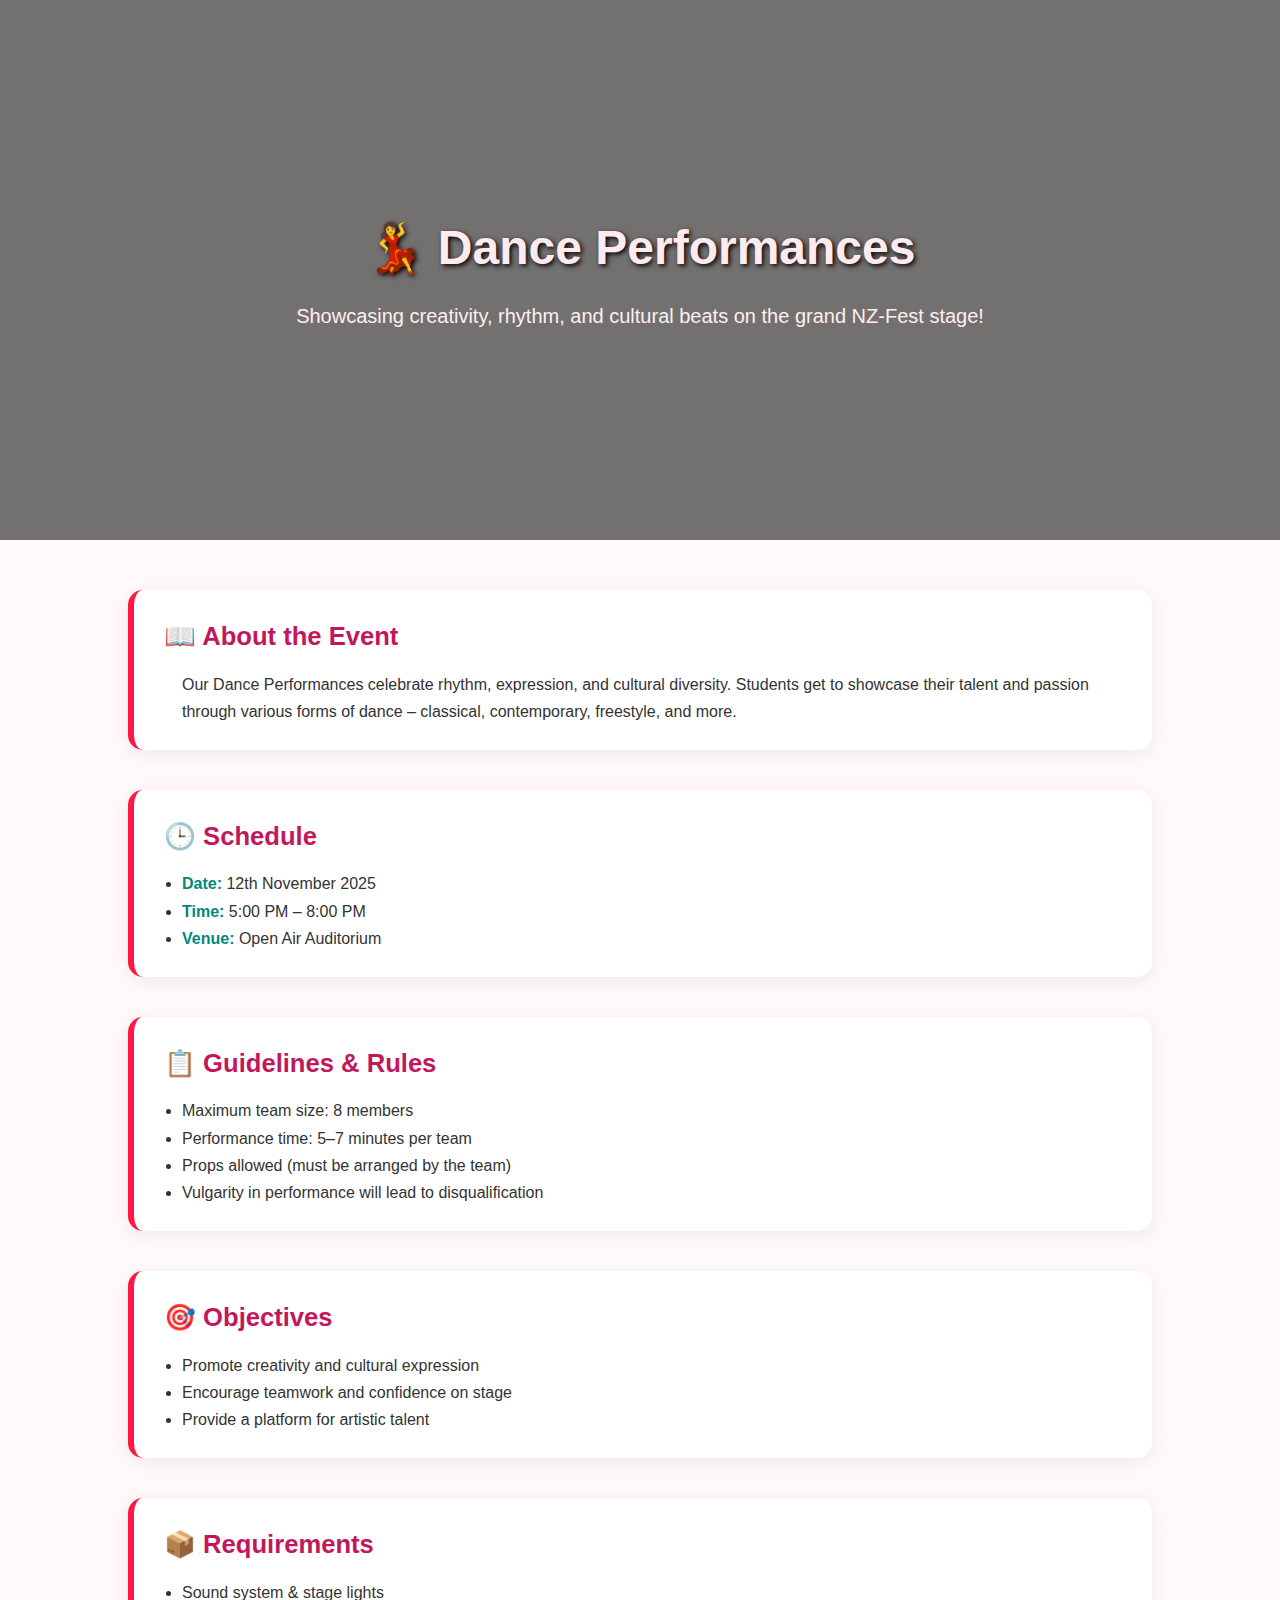
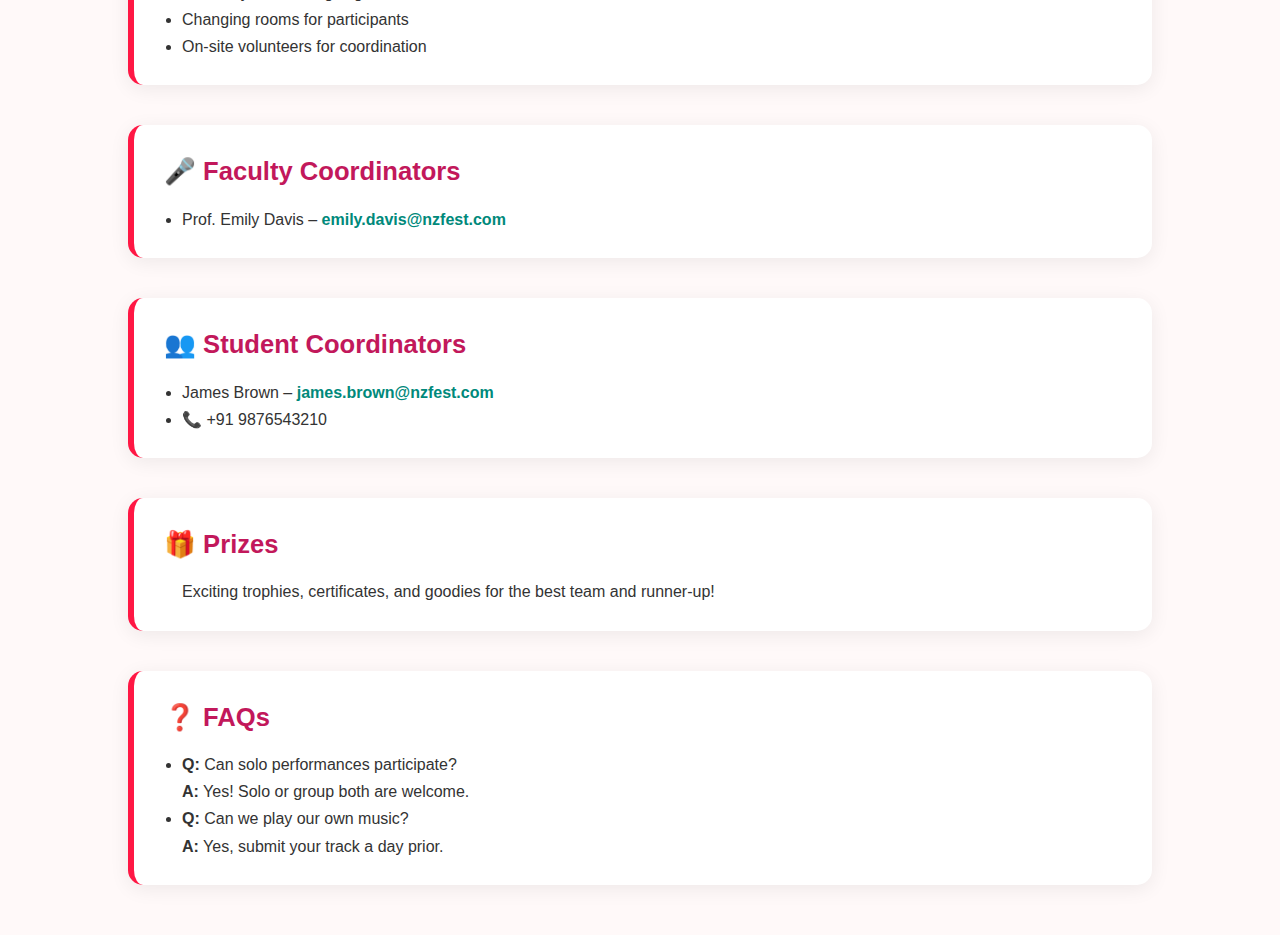
<file: details.html>
<!DOCTYPE html>
<html lang="en">
<head>
  <meta charset="UTF-8" />
  <meta name="viewport" content="width=device-width, initial-scale=1.0"/>
  <title>Dance Performances - NZ-Fest</title>
  <style>
    * {
      margin: 0;
      padding: 0;
      box-sizing: border-box;
    }

    body {
      font-family: 'Segoe UI', sans-serif;
      background: #fff9f9;
      color: #333;
      line-height: 1.7;
    }

    header {
      background-image: url('https://static.vecteezy.com/system/resources/previews/013/953/940/non_2x/banner-about-dancing-dancers-dance-latin-dances-men-and-women-at-salsa-and-bachata-competitions-vector.jpg');
      background-size: cover;
      background-position: center;
      position: relative;
      height: 60vh;
      display: flex;
      align-items: center;
      justify-content: center;
      text-align: center;
      color: white;
    }

    header::before {
      content: "";
      position: absolute;
      inset: 0;
      background: rgba(0, 0, 0, 0.55);
      z-index: 1;
    }

    .header-content {
      position: relative;
      z-index: 2;
      padding: 0 20px;
    }

    .header-content h1 {
      font-size: 3rem;
      margin-bottom: 10px;
      color: #ffebee;
      text-shadow: 2px 2px 5px #000;
    }

    .header-content p {
      font-size: 1.25rem;
      max-width: 700px;
      margin: 0 auto;
      color: #ffeef0;
    }

    .container {
      padding: 50px 10%;
      display: flex;
      flex-direction: column;
      gap: 40px;
    }

    .section {
      background: white;
      border-left: 6px solid #ff1744;
      padding: 25px 30px;
      border-radius: 15px;
      box-shadow: 0 4px 20px rgba(0, 0, 0, 0.07);
      transition: 0.3s ease;
    }

    .section:hover {
      box-shadow: 0 8px 25px rgba(255, 23, 69, 0.071);
    }

    .section h2 {
      color: #c2185b;
      margin-bottom: 12px;
      font-size: 1.6rem;
    }

    .section ul, .section p {
      margin-left: 18px;
    }

    .highlight {
      color: #00897b;
      font-weight: bold;
    }

    @media (max-width: 768px) {
      .header-content h1 {
        font-size: 2.2rem;
      }

      .container {
        padding: 30px 6%;
      }

      header {
        height: 45vh;
      }

      .header-content p {
        font-size: 1rem;
      }
    }
  </style>
</head>
<body>

  <header>
    <div class="header-content">
      <h1>💃 Dance Performances</h1>
      <p>Showcasing creativity, rhythm, and cultural beats on the grand NZ-Fest stage!</p>
    </div>
  </header>

  <section class="container">

    <div class="section">
      <h2>📖 About the Event</h2>
      <p>Our Dance Performances celebrate rhythm, expression, and cultural diversity. Students get to showcase their talent and passion through various forms of dance – classical, contemporary, freestyle, and more.</p>
    </div>

    <div class="section">
      <h2>🕒 Schedule</h2>
      <ul>
        <li><span class="highlight">Date:</span> 12th November 2025</li>
        <li><span class="highlight">Time:</span> 5:00 PM – 8:00 PM</li>
        <li><span class="highlight">Venue:</span> Open Air Auditorium</li>
      </ul>
    </div>

    <div class="section">
      <h2>📋 Guidelines & Rules</h2>
      <ul>
        <li>Maximum team size: 8 members</li>
        <li>Performance time: 5–7 minutes per team</li>
        <li>Props allowed (must be arranged by the team)</li>
        <li>Vulgarity in performance will lead to disqualification</li>
      </ul>
    </div>

    <div class="section">
      <h2>🎯 Objectives</h2>
      <ul>
        <li>Promote creativity and cultural expression</li>
        <li>Encourage teamwork and confidence on stage</li>
        <li>Provide a platform for artistic talent</li>
      </ul>
    </div>

    <div class="section">
      <h2>📦 Requirements</h2>
      <ul>
        <li>Sound system & stage lights</li>
        <li>Changing rooms for participants</li>
        <li>On-site volunteers for coordination</li>
      </ul>
    </div>

    <div class="section">
      <h2>🎤 Faculty Coordinators</h2>
      <ul>
        <li>Prof. Emily Davis – <span class="highlight">emily.davis@nzfest.com</span></li>
      </ul>
    </div>

    <div class="section">
      <h2>👥 Student Coordinators</h2>
      <ul>
        <li>James Brown – <span class="highlight">james.brown@nzfest.com</span></li>
        <li>📞 +91 9876543210</li>
      </ul>
    </div>

    <div class="section">
      <h2>🎁 Prizes</h2>
      <p>Exciting trophies, certificates, and goodies for the best team and runner-up!</p>
    </div>

    <div class="section">
      <h2>❓ FAQs</h2>
      <ul>
        <li><strong>Q:</strong> Can solo performances participate?<br><strong>A:</strong> Yes! Solo or group both are welcome.</li>
        <li><strong>Q:</strong> Can we play our own music?<br><strong>A:</strong> Yes, submit your track a day prior.</li>
      </ul>
    </div>

  </section>
</body>
</html>
</file>
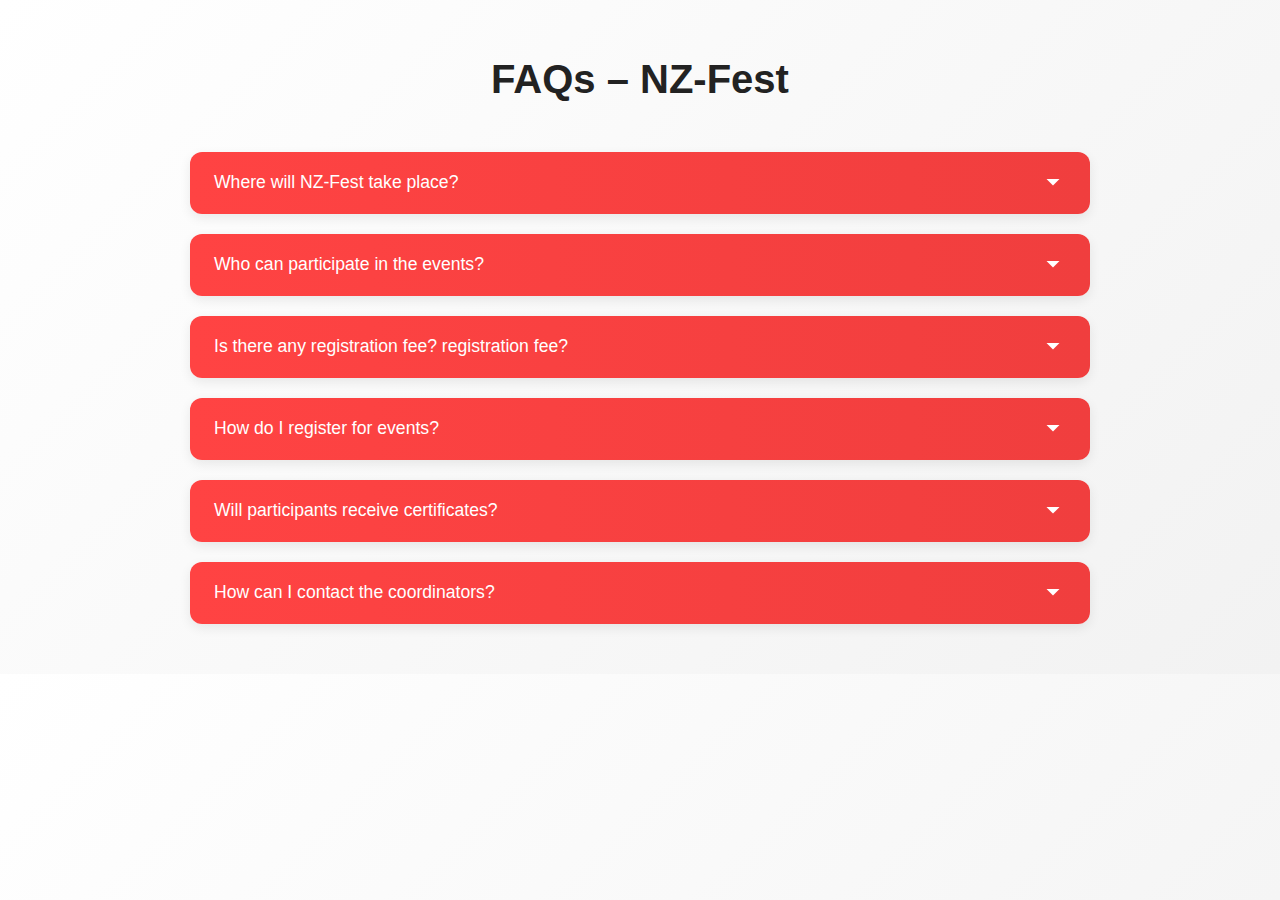
<file: faqs.html>
<!DOCTYPE html>
<html lang="en">
<head>
  <meta charset="UTF-8" />
  <meta name="viewport" content="width=device-width, initial-scale=1.0"/>
  <title>NZ-Fest FAQs</title>
  <style>
    body {
      margin: 0;
      font-family: 'Poppins', sans-serif;
      background: linear-gradient(135deg, #ffffff, #f2f2f2);
      color: #222;
      padding: 30px 15px;
    }

    h1 {
      text-align: center;
      /* color: rgb(255, 67, 67); */
      margin-bottom: 50px;
      font-size: 2.5rem;
    }

    .faq-container {
    max-width: 900px;
    margin: auto !important;
  }

  .faq-item {
    border-radius: 12px;
    margin-bottom: 20px;
    background-color: #fff;
    box-shadow: 0 4px 12px rgba(0, 0, 0, 0.08);
    overflow: hidden;
    transition: 0.3s ease;
  }

  .faq-item:hover {
    transform: translateY(-2px);
    box-shadow: 0 8px 20px rgba(0, 0, 0, 0.12);
  }

  .faq-question {
    background: linear-gradient(90deg, rgb(255, 67, 67), #f03e3e);
    color: white;
    font-family: 'Poppins', sans-serif;
    padding: 18px 24px;
    cursor: pointer;
    font-weight: 500;
    display: flex;
    justify-content: space-between;
    align-items: center;
    font-size: 1.1rem;
    transition: background 0.3s ease;
  }

  .faq-question:hover {
    background: linear-gradient(90deg, rgb(245, 57, 57), #ed5d5d);
  }

  .toggle-icon {
    width: 26px;
    height: 26px;
    transition: transform 0.3s ease;
  }

  .faq-item.active .toggle-icon {
    transform: rotate(180deg);
  }

  .faq-answer {
    display: none;
    padding: 22px 24px;
    background: #fffafa;
    border-top: 1px solid #ffd9d9;
    font-size: 1rem;
    line-height: 1.8;
    color: #333;
    animation: slideDown 0.3s ease-in-out;
  }

  .faq-item.active .faq-answer {
    display: block;
  }

  @keyframes slideDown {
    from { opacity: 0; transform: translateY(-2px); }
    to { opacity: 1; transform: translateY(0); }
  }

  @media (max-width: 600px) {
  
    .faq-container {
        max-width: 390px;
        margin: auto;
    
     
      }
    
    .faq-item{
        width: 375px !important;
        margin-inline: auto;
        margin-block: 10px;
    }
    .faq-question {
      font-size: 1rem;
      padding: 16px 20px;
    }

    .faq-answer {
      font-size: 0.95rem;
      padding: 18px 20px;
    }
  }
  </style>
</head>
<body>
  <h1>FAQs – NZ-Fest</h1>
  <div class="faq-container">

    <!-- FAQ Item 1 -->
    <div class="faq-item">
      <div class="faq-question">
        Where will NZ-Fest take place?
        <svg class="toggle-icon" viewBox="0 0 20 20">
          <path d="M5 7l5 5 5-5H5z" fill="white"/>
        </svg>
      </div>
      <div class="faq-answer">
        NZ-Fest will be held on our university campus. Exact locations for each event will be mentioned in the event details section.
      </div>
    </div>
    <!-- End of FAQ Item 1 -->
  
    <!-- FAQ Item 2 -->
    <div class="faq-item">
      <div class="faq-question">
        Who can participate in the events?
        <svg class="toggle-icon" viewBox="0 0 20 20">
          <path d="M5 7l5 5 5-5H5z" fill="white"/>
        </svg>
      </div>
      <div class="faq-answer">
        All currently enrolled students are eligible. Some events may also welcome participants from other institutions—check the event page for specific rules.
      </div>
    </div>
    <!-- End of FAQ Item 2 -->
  
    <!-- FAQ Item 3 -->
    <div class="faq-item">
      <div class="faq-question">
        Is there any registration fee? registration fee?
        <svg class="toggle-icon" viewBox="0 0 20 20">
          <path d="M5 7l5 5 5-5H5z" fill="white"/>
        </svg>
      </div>
      <div class="faq-answer">
        Most events are free. If any event requires a fee, it will be clearly stated near its registration QR code.
      </div>
    </div>
    <!-- End of FAQ Item 3 -->
  
    <!-- FAQ Item 4 -->
    <div class="faq-item">
      <div class="faq-question">
        How do I register for events?
        <svg class="toggle-icon" viewBox="0 0 20 20">
          <path d="M5 7l5 5 5-5H5z" fill="white"/>
        </svg>
      </div>
      <div class="faq-answer">
        Navigate to the Events section and scan the QR codes provided to access the Google Forms for registration.
      </div>
    </div>
    <!-- End of FAQ Item 4 -->
  
    <!-- FAQ Item 5 -->
    <div class="faq-item">
      <div class="faq-question">
        Will participants receive certificates?
        <svg class="toggle-icon" viewBox="0 0 20 20">
          <path d="M5 7l5 5 5-5H5z" fill="white"/>
        </svg>
      </div>
      <div class="faq-answer">
        Yes, participants will receive digital certificates. Winners will also receive physical certificates and exciting prizes.
      </div>
    </div>
    <!-- End of FAQ Item 5 -->
  
    <!-- FAQ Item 6 -->
    <div class="faq-item">
      <div class="faq-question">
        How can I contact the coordinators?
        <svg class="toggle-icon" viewBox="0 0 20 20">
          <path d="M5 7l5 5 5-5H5z" fill="white"/>
        </svg>
      </div>
      <div class="faq-answer">
        Visit the Contact section to get in touch with individual event coordinators. Phone numbers and emails will be listed there.
      </div>
    </div>
    <!-- End of FAQ Item 6 -->
  
  </div>
  

  <script>
    document.querySelectorAll('.faq-question').forEach(q => {
      q.addEventListener('click', () => {
        q.parentElement.classList.toggle('active');
      });
    });
  </script>
</body>
</html>
</file>
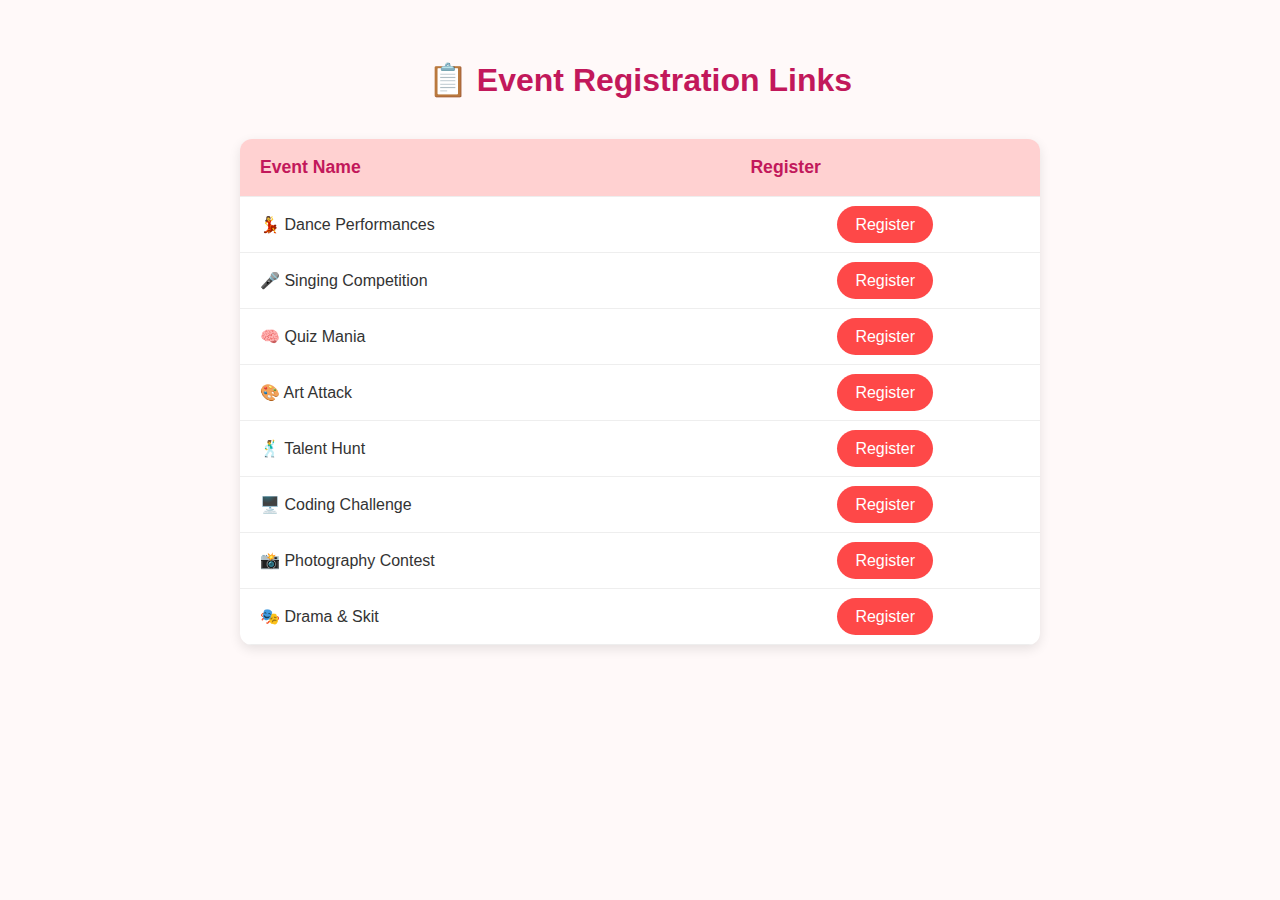
<file: regestable.html>
<!DOCTYPE html>
<html lang="en">
<head>
  <meta charset="UTF-8" />
  <meta name="viewport" content="width=device-width, initial-scale=1.0"/>
  <title>Event Registration Links</title>
  <style>
    body {
      font-family: 'Segoe UI', sans-serif;
      background-color: #fff9f9;
      margin: 0;
      padding: 40px 20px;
      color: #333;
    }

    h1 {
      text-align: center;
      margin-bottom: 40px;
      color: #c2185b;
    }

    table {
      width: 90%;
      max-width: 800px;
      margin: auto;
      border-collapse: collapse;
      background: #fff;
      box-shadow: 0 4px 12px rgba(0, 0, 0, 0.1);
      border-radius: 12px;
      overflow: hidden;
    }

    th, td {
      padding: 18px 20px;
      text-align: left;
      border-bottom: 1px solid #eee;
    }

    th {
      background-color: #ff797958;
      color: #c2185b;
      font-size: 1.1rem;
    }

    td:last-child {
      text-align: center;
    }

    a.btn {
      background-color: #fe4848;
      color: white;
      padding: 10px 18px;
      text-decoration: none;
      border-radius: 25px;
      font-weight: 500;
      transition: background 0.3s ease;
    }

    a.btn:hover {
      background-color: #fa2d2d;
    }

    @media (max-width: 600px) {
      table, th, td {
        font-size: 0.95rem;
      }

      a.btn {
        padding: 8px 14px;
        font-size: 0.9rem;
      }
    }
  </style>
</head>
<body>

  <h1>📋 Event Registration Links</h1>

  <table>
    <thead>
      <tr>
        <th>Event Name</th>
        <th>Register</th>
      </tr>
    </thead>
    <tbody>
      <tr>
        <td>💃 Dance Performances</td>
        <td><a href="dance-registration.html" class="btn">Register</a></td>
      </tr>
      <tr>
        <td>🎤 Singing Competition</td>
        <td><a href="singing-registration.html" class="btn">Register</a></td>
      </tr>
      <tr>
        <td>🧠 Quiz Mania</td>
        <td><a href="quiz-registration.html" class="btn">Register</a></td>
      </tr>
      <tr>
        <td>🎨 Art Attack</td>
        <td><a href="art-registration.html" class="btn">Register</a></td>
      </tr>
      <tr>
        <td>🕺 Talent Hunt</td>
        <td><a href="talent-registration.html" class="btn">Register</a></td>
      </tr>
      <tr>
        <td>🖥️ Coding Challenge</td>
        <td><a href="coding-registration.html" class="btn">Register</a></td>
      </tr>
      <tr>
        <td>📸 Photography Contest</td>
        <td><a href="photography-registration.html" class="btn">Register</a></td>
      </tr>
      <tr>
        <td>🎭 Drama & Skit</td>
        <td><a href="drama-registration.html" class="btn">Register</a></td>
      </tr>
    </tbody>
  </table>

</body>
</html>
</file>
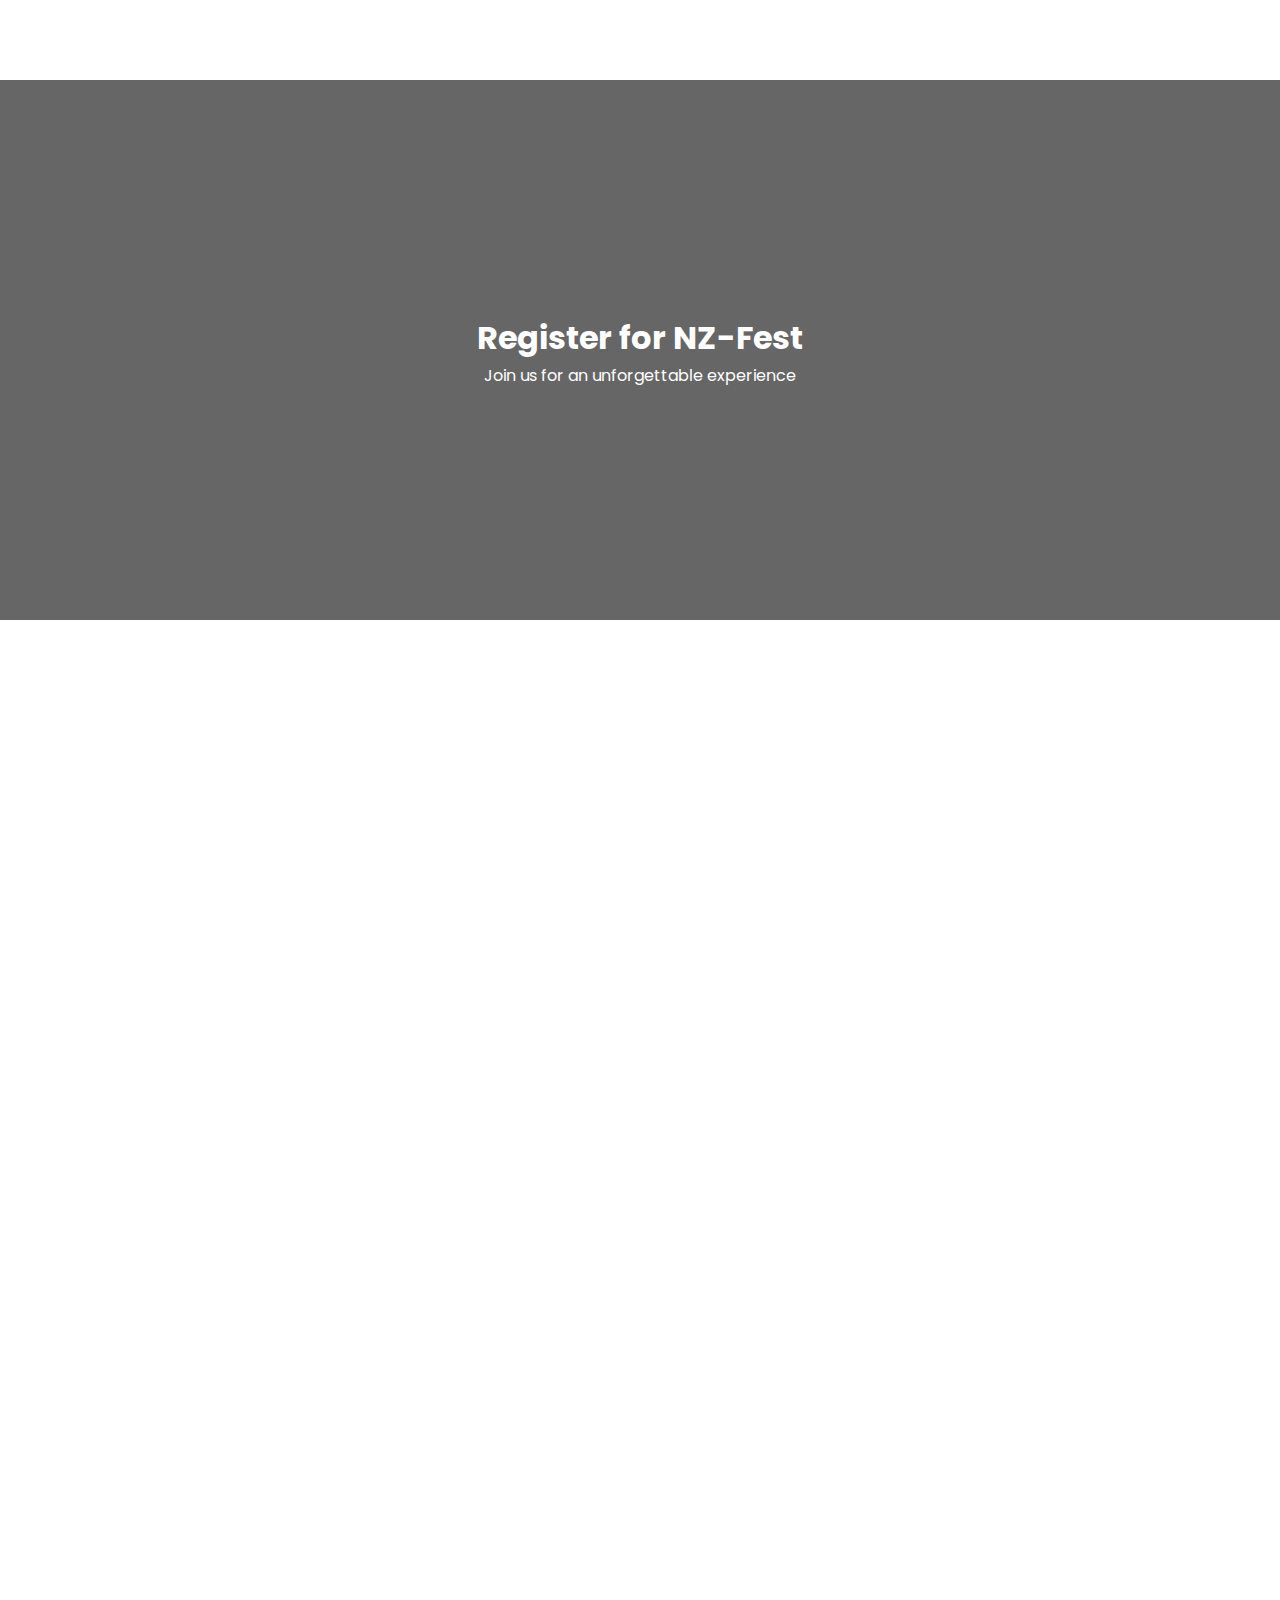
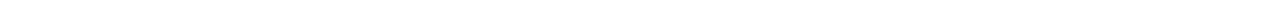
<file: register.html>
<!DOCTYPE html>
<html lang="en">
<head>
    <meta charset="UTF-8">
    <meta name="viewport" content="width=device-width, initial-scale=1.0">
    <title>Register - NZ-Fest</title>
    <link rel="preconnect" href="https://fonts.googleapis.com">
    <link rel="preconnect" href="https://fonts.gstatic.com" crossorigin>
    <link href="https://fonts.googleapis.com/css2?family=Poppins:wght@300;400;500;600;700&display=swap" rel="stylesheet">
    <style>
        /* Internal styles for register page */
        .register-hero {
            height: 60vh;
            background: linear-gradient(rgba(0,0,0,0.6), rgba(0,0,0,0.6)),
                        url('https://images.unsplash.com/photo-1517245386807-bb43f82c33c4?auto=format&fit=crop&w=2000') center/cover;
            display: flex;
            align-items: center;
            justify-content: center;
            color: white;
            text-align: center;
            margin-top: 80px;
        }

        .register-container {
            max-width: 800px;
            margin: 4rem auto;
            padding: 2rem;
        }

        .register-form {
            background: white;
            padding: 2rem;
            border-radius: 15px;
            box-shadow: 0 5px 15px rgba(0,0,0,0.1);
            opacity: 0;
            transform: translateY(20px);
            
            animation: fadeIn 0.6s ease forwards;
        }

        .form-grid {
            display: grid;
            grid-template-columns: 1fr 1fr;
            gap: 1.5rem;
        }

        .form-group {
            margin-bottom: 1.5rem;
        }

        .form-group.full-width {
            grid-column: 1 / -1;
        }

        .form-group label {
            display: block;
            margin-bottom: 0.5rem;
            color: #333;
            font-weight: 500;
        }

        .form-group input,
        .form-group select {
            width: 100%;
            padding: 0.8rem;
            border: 2px solid #eee;
            border-radius: 5px;
            transition: all 0.3s ease;
        }

        .form-group input:focus,
        .form-group select:focus {
            border-color: var(--primary-color);
            outline: none;
        }

        .event-selection {
            margin: 2rem 0;
            padding: 1rem;
            border: 1px solid #eee;
            border-radius: 10px;
        }

        .event-option {
            display: flex;
            align-items: center;
            gap: 1rem;
            padding: 1rem;
            border: 1px solid #eee;
            border-radius: 5px;
            margin-bottom: 1rem;
            cursor: pointer;
            transition: all 0.3s ease;
        }

        .event-option:hover {
            border-color: var(--primary-color);
            transform: translateX(5px);
        }

        .event-option input[type="checkbox"] {
            width: 20px;
            height: 20px;
        }

        .register-btn {
            background: var(--primary-color);
            color: white;
            padding: 1rem 2rem;
            border: none;
            border-radius: 5px;
            cursor: pointer;
            width: 100%;
            font-size: 1.1rem;
            transition: all 0.3s ease;
        }

        .register-btn:hover {
            background: #ff3333;
            transform: translateY(-2px);
        }

        @keyframes fadeIn {
            to {
                opacity: 1;
                transform: translateY(0);
            }
        }

        @media (max-width: 768px) {
            .form-grid {
                grid-template-columns: 1fr;
            }
        }
    </style>
</head>
<body>
    <nav class="navbar">
        <!-- Navigation will be included from external CSS -->
    </nav>

    <section class="register-hero">
        <div class="hero-content">
            <h1>Register for NZ-Fest</h1>
            <p>Join us for an unforgettable experience</p>
        </div>
    </section>

    <div class="register-container">
        <div class="register-form">
            <form id="registrationForm">
                <div class="form-grid">
                    <div class="form-group">
                        <label for="firstName">First Name</label>
                        <input type="text" id="firstName" required>
                    </div>
                    <div class="form-group">
                        <label for="lastName">Last Name</label>
                        <input type="text" id="lastName" required>
                    </div>
                    <div class="form-group">
                        <label for="email">Email</label>
                        <input type="email" id="email" required>
                    </div>
                    <div class="form-group">
                        <label for="phone">Phone</label>
                        <input type="tel" id="phone" required>
                    </div>
                    <div class="form-group">
                        <label for="college">College/University</label>
                        <input type="text" id="college" required>
                    </div>
                    <div class="form-group">
                        <label for="course">Course</label>
                        <input type="text" id="course" required>
                    </div>
                </div>

                <div class="event-selection">
                    <h3>Select Events</h3>
                    <div class="event-option">
                        <input type="checkbox" id="hackathon">
                        <label for="hackathon">24-Hour Hackathon (March 15)</label>
                    </div>
                    <div class="event-option">
                        <input type="checkbox" id="culturalNight">
                        <label for="culturalNight">Cultural Night (March 16)</label>
                    </div>
                    <div class="event-option">
                        <input type="checkbox" id="workshop">
                        <label for="workshop">AI Workshop (March 17)</label>
                    </div>
                </div>

                <button type="submit" class="register-btn">Complete Registration</button>
            </form>
        </div>
    </div>

    <script>
        // Internal JavaScript for register page
        document.addEventListener('DOMContentLoaded', () => {
            const form = document.getElementById('registrationForm');
            
            form.addEventListener('submit', (e) => {
                e.preventDefault();
                // Here you would typically handle form submission
                alert('Thank you for registering! We will send you a confirmation email shortly.');
                form.reset();
            });

            // Add animation to event options
            const options = document.querySelectorAll('.event-option');
            options.forEach(option => {
                option.addEventListener('click', () => {
                    const checkbox = option.querySelector('input[type="checkbox"]');
                    checkbox.checked = !checkbox.checked;
                });
            });
        });
    </script>
    <link rel="stylesheet" href="style.css">
    <script src="script.js"></script>
</body>
</html>
</file>
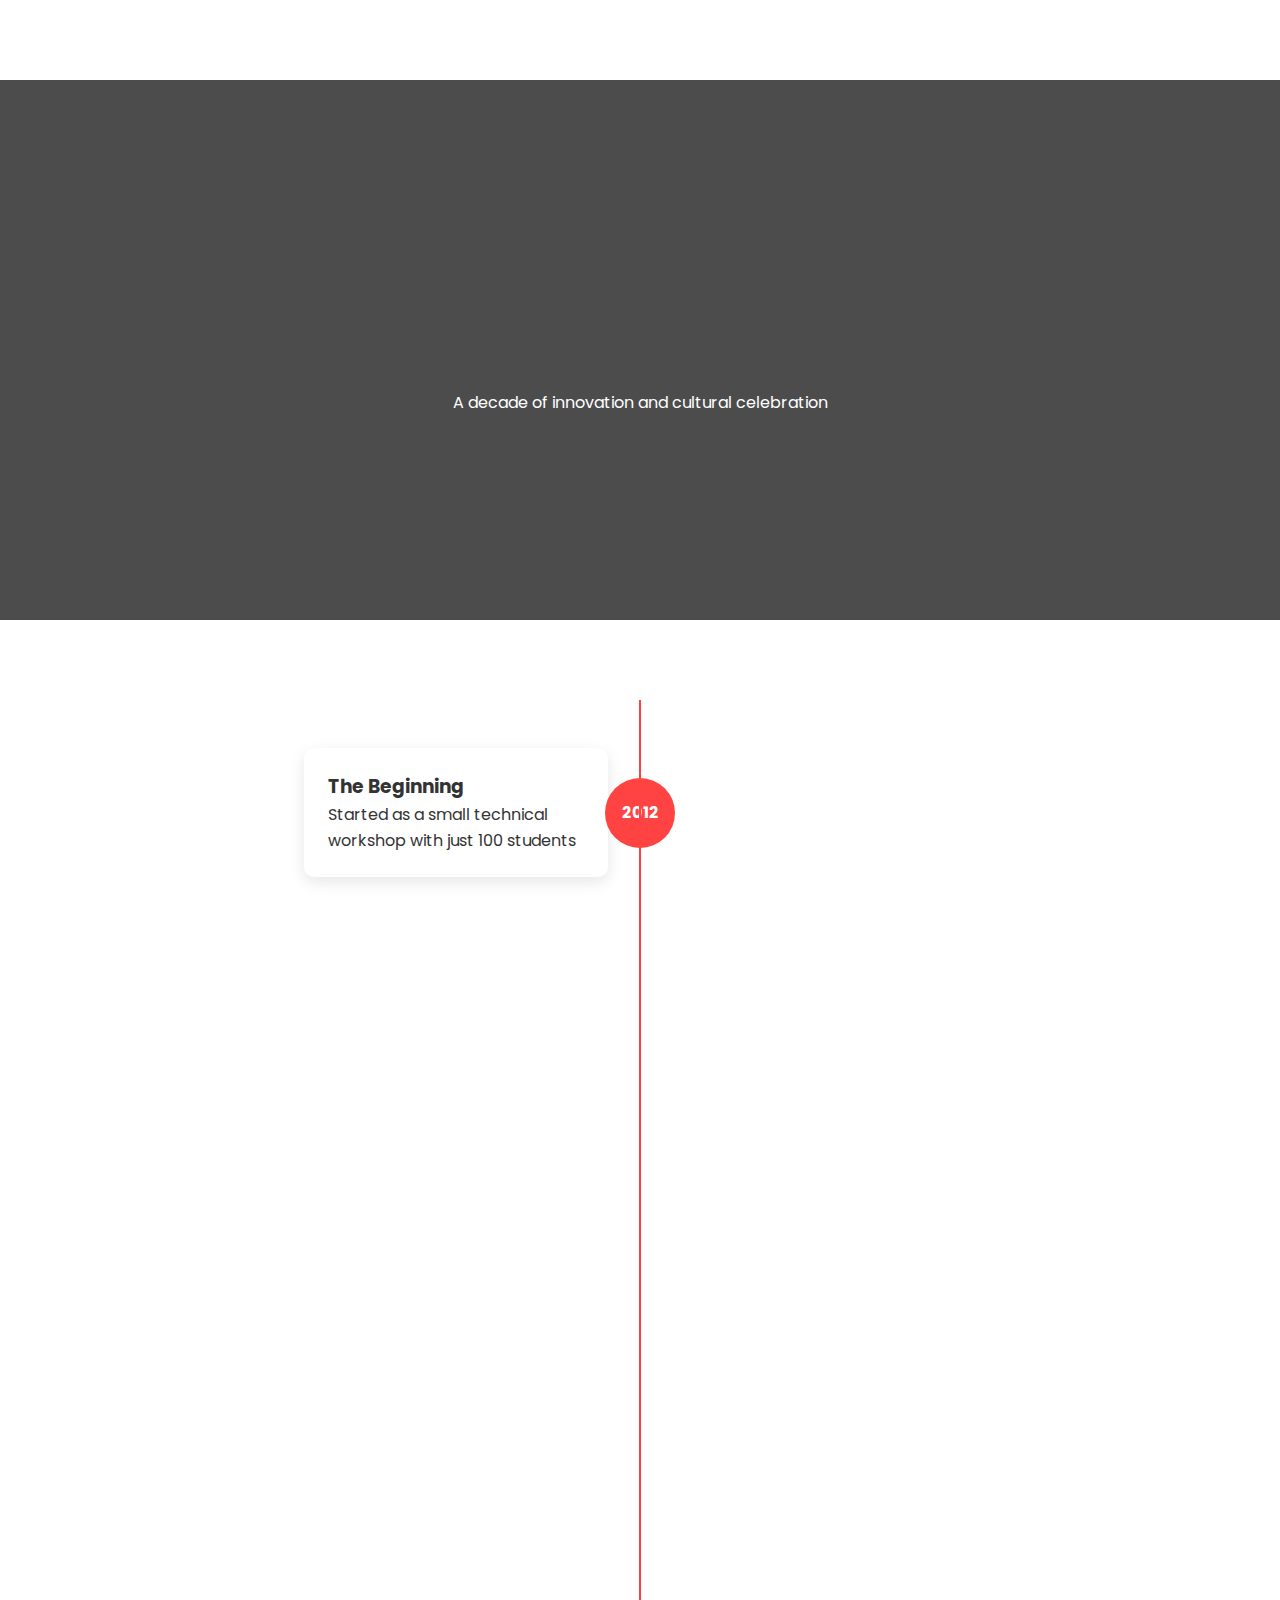
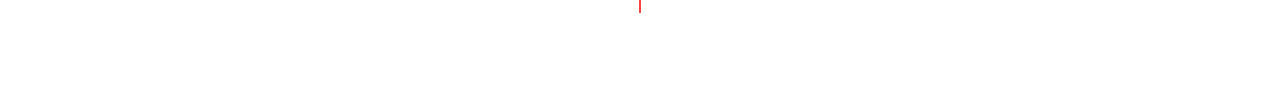
<file: schedule.html>
<!DOCTYPE html>
<html lang="en">
<head>
    <meta charset="UTF-8">
    <meta name="viewport" content="width=device-width, initial-scale=1.0">
    <title>Schedule</title>
    <link rel="preconnect" href="https://fonts.googleapis.com">
    <link rel="preconnect" href="https://fonts.gstatic.com" crossorigin>
    <link href="https://fonts.googleapis.com/css2?family=Poppins:wght@300;400;500;600;700&display=swap" rel="stylesheet">
    <style>
        /* Internal styles for about page */
        :root {
            --primary-color: rgb(255, 67, 67);
            --secondary-color: #FFFFFF;
            --accent-dark: #333333;
        }

        .about-hero {
            height: 60vh;
            background: linear-gradient(rgba(0,0,0,0.7), rgba(0,0,0,0.7)),
                        url('https://images.unsplash.com/photo-1540575467063-178a50c2df87?auto=format&fit=crop&w=2000') center/cover;
            display: flex;
            align-items: center;
            justify-content: center;
            color: white;
            text-align: center;
            margin-top: 80px;
        }

        .about-hero h1 {
            font-size: 3.5rem;
            margin-bottom: 1rem;
            opacity: 0;
            transform: translateY(30px);
            animation: fadeUp 0.8s ease forwards;
        }

        .about-content {
            padding: 5rem 0;
            max-width: 1200px;
            margin: 0 auto;
        }

        .timeline {
            position: relative;
            max-width: 800px;
            margin: 0 auto;
            padding: 2rem;
        }

        .timeline::after {
            content: '';
            position: absolute;
            width: 2px;
            background: var(--primary-color);
            top: 0;
            bottom: 0;
            left: 50%;
            margin-left: -1px;
        }

        .timeline-item {
            padding: 1rem 2rem;
            position: relative;
            width: 50%;
            opacity: 0;
            transform: translateX(-50px);
            transition: all 0.6s ease;
        }

        .timeline-item.visible {
            opacity: 1;
            transform: translateX(0);
        }

        .timeline-item:nth-child(even) {
            left: 50%;
            transform: translateX(50px);
        }

        .timeline-item:nth-child(even).visible {
            transform: translateX(0);
        }

        .timeline-content {
            padding: 1.5rem;
            background: white;
            border-radius: 10px;
            box-shadow: 0 5px 15px rgba(0,0,0,0.1);
        }

        .timeline-year {
            position: absolute;
            width: 70px;
            height: 70px;
            background: var(--primary-color);
            border-radius: 50%;
            display: flex;
            align-items: center;
            justify-content: center;
            color: white;
            font-weight: bold;
            top: 50%;
            transform: translateY(-50%);
            right: -35px;
        }

        .timeline-item:nth-child(even) .timeline-year {
            left: -35px;
        }

        @keyframes fadeUp {
            to {
                opacity: 1;
                transform: translateY(0);
            }
        }

        @media (max-width: 768px) {
            .timeline::after {
                left: 31px;
            }

            .timeline-item {
                width: 100%;
                padding-left: 70px;
            }

            .timeline-item:nth-child(even) {
                left: 0;
            }

            .timeline-year {
                left: 0;
            }

            .timeline-item:nth-child(even) .timeline-year {
                left: 0;
            }
        }
    </style>
</head>
<body>
    <nav class="navbar">
        <!-- Navigation will be included from external CSS -->
    </nav>

    <section class="about-hero">
        <div class="hero-content">
            <h1>Our Journey</h1>
            <p>A decade of innovation and cultural celebration</p>
        </div>
    </section>

    <section class="about-content">
        <div class="timeline">
            <div class="timeline-item">
                <div class="timeline-content">
                    <h3>The Beginning</h3>
                    <p>Started as a small technical workshop with just 100 students</p>
                </div>
                <div class="timeline-year">2012</div>
            </div>
            <div class="timeline-item">
                <div class="timeline-content">
                    <h3>Growing Years</h3>
                    <p>Expanded to include cultural events and reached 1000+ participantsExpanded to include cultural events and reached 1000+ participantsExpanded to include cultural events and reached 1000+ participantsExpanded to include cultural events and reached 1000+ participants</p>
                </div>
                <div class="timeline-year">2016</div>
            </div>
            <div class="timeline-item">
                <div class="timeline-content">
                    <h3>Major Milestone</h3>
                    <p>First international participation with teams from 5 countries</p>
                </div>
                <div class="timeline-year">2019</div>
            </div>
            <div class="timeline-item">
                <div class="timeline-content">
                    <h3>Present Day</h3>
                    <p>Over 10,000 participants from 100+ colleges worldwide</p>
                </div>
                <div class="timeline-year">2024</div>
            </div>
        </div>
    </section>

    <script>
        // Internal JavaScript for about page
        document.addEventListener('DOMContentLoaded', () => {
            const observer = new IntersectionObserver((entries) => {
                entries.forEach(entry => {
                    if (entry.isIntersecting) {
                        entry.target.classList.add('visible');
                    }
                });
            }, {
                threshold: 0.2
            });

            document.querySelectorAll('.timeline-item').forEach(item => {
                observer.observe(item);
            });
        });
    </script>
    <link rel="stylesheet" href="style.css">
    <script src="script.js"></script>
</body>
</html>
</file>
<file: style.css>
:root {
    --primary-color: rgb(255, 67, 67);
    --secondary-color: #FFFFFF;
    --accent-dark: #333333;
    --accent-darker: #111111;
    --transition: all 0.3s ease;
}

* {
    margin: 0;
    padding: 0;
    box-sizing: border-box;
}

html {
    scroll-behavior: smooth;
}

body {
    font-family: 'Poppins', sans-serif;
    line-height: 1.6;
    color: var(--accent-dark);
}

.container {
    max-width: 1200px;
    margin: 0 auto;
    padding: 0 20px;
}

/* Navbar */
.navbar {
    position: fixed;
    top: 0;
    left: 0;
    width: 100%;
    background: var(--secondary-color);
    box-shadow: 0 2px 10px rgba(0, 0, 0, 0.1);
    z-index: 1000;
}

.navbar .container {
    display: flex;
    justify-content: space-between;
    align-items: center;
    height: 80px;
}

.logo {
    font-size: 24px;
    font-weight: 700;
    color: var(--primary-color);
    text-decoration: none;
}

.nav-links {
    display: flex;
    gap: 30px;
    list-style: none;
}

.nav-links a {
    text-decoration: none;
    color: var(--accent-dark);
    font-weight: 500;
    transition: var(--transition);
    position: relative;
}

.nav-links a::after {
    content: '';
    position: absolute;
    bottom: -5px;
    left: 0;
    width: 0;
    height: 2px;
    background: var(--primary-color);
    transition: var(--transition);
}

.nav-links a:hover::after,
.nav-links a.active::after {
    width: 100%;
}

.register-btn {
    background: var(--primary-color);
    color: var(--secondary-color) !important;
    padding: 10px 20px;
    border-radius: 5px;
    transition: var(--transition);
}

.register-btn:hover {
    transform: translateY(-2px);
    box-shadow: 0 5px 15px rgba(255, 67, 67, 0.3);
}

.nav-toggle {
    display: none;
    flex-direction: column;
    gap: 6px;
    cursor: pointer;
}

.nav-toggle span {
    width: 30px;
    height: 3px;
    background: var(--accent-dark);
    transition: var(--transition);
}

/* Hero Section */
.hero {
    height: 100vh;
    position: relative;
    display: flex;
    align-items: center;
    padding-top: 45px;
    justify-content: center;
    text-align: center;
    color: var(--secondary-color);
    overflow: hidden;
}

.hero-background {
    position: absolute;
    top: 0;
    left: 0;
    width: 100%;
    height: 100%;
    z-index: -1;
}

.hero-video {
    width: 100%;
    height: 100%;
    object-fit: cover;
}

.hero-overlay {
    position: absolute;
    top: 0;
    left: 0;
    width: 100%;
    height: 100%;
    background: linear-gradient(45deg, rgba(0,0,0,0.7), rgba(0,0,0,0.5));
}

.hero-content {
    max-width: 800px;
    padding: 20px;
    z-index: 1;
}

.animate-title {
    font-size: 3rem;
    font-weight: 700;
    margin-bottom: -5px;
    opacity: 0;
    transform: translateY(30px);
    animation: fadeUp 0.8s ease forwards;
}

.animate-subtitle {
    font-size: 1.8rem;
    margin-bottom: 10px;
    opacity: 0;
    transform: translateY(30px);
    animation: fadeUp 0.8s ease forwards 0.2s;
}

.countdown {
    display: flex;
    justify-content: center;
    gap: 30px;
    margin-bottom: 40px;
    opacity: 0;
    transform: translateY(30px);
    animation: fadeUp 0.8s ease forwards 0.4s;
    color: white;
}

.countdown div {
    background: rgba(255, 255, 255, 0.1);
    padding: 20px;
    border-radius: 10px;
    min-width: 100px;
    backdrop-filter: blur(5px);
    transition: var(--transition);
    color: white;
}

.countdown div:hover {
    transform: translateY(-5px);
    background: rgba(255, 255, 255, 0.2);
    color: white;
}

.countdown span {
    font-size: 2.5rem;
    font-weight: 700;
    display: block;
    color: white;
}

.countdown label {
    font-size: 1rem;
    text-transform: uppercase;
}
.hp{
    word-spacing: 10px;
    font-size: 1.2rem;
    margin-bottom: 15px;
}
.animate-button {
    opacity: 0;
    transform: translateY(30px);
    animation: fadeUp 0.8s ease forwards 0.6s;
}

.cta-button {
    display: inline-block;
    background: var(--primary-color);
    color: var(--secondary-color);
    padding: 15px 40px;
    border-radius: 5px;
    text-decoration: none;
    font-weight: 600;
    transition: var(--transition);
}

.cta-button:hover {
    transform: translateY(-3px);
    box-shadow: 0 5px 15px rgba(255, 67, 67, 0.3);
}

/* Highlights Section */
.highlights {
    padding: 30px 0;
    background: #f8f8f8;
}

.highlights h2 {
    text-align: center;
    font-size: 2.5rem;
    margin-bottom: 50px;
}

.highlights-grid {
    display: grid;
    grid-template-columns: repeat(auto-fit, minmax(300px, 1fr));
    gap: 30px;
}

.highlight-card {
    background: white;
    border-radius: 15px;
    overflow: hidden;
    box-shadow: 0 5px 15px rgba(0, 0, 0, 0.1);
    transition: var(--transition);
    opacity: 0;
    transform: translateY(20px);
}

.highlight-card.visible {
    opacity: 1;
    transform: translateY(0);
}

.highlight-card:hover {
    transform: translateY(-10px);
    box-shadow: 0 15px 30px rgba(0, 0, 0, 0.2);
}

.highlight-card img {
    width: 100%;
    height: 200px;
    object-fit: cover;
    transition: transform 0.6s ease;
}

.highlight-card:hover img {
    transform: scale(1.1);
}

.highlight-content {
    padding: 20px;
}
.highlight-content p{
    padding: 5px;
}

.highlight-content h3 {
    font-size: 1.5rem;
    margin-bottom: 0px;
}

.highlight-link {
    display: inline-block;
    /* width: 100%; */
    color: var(--primary-color);
    text-decoration: none;
    margin-top: 20px;
    font-weight: 500;
    text-align: right;
    transition: var(--transition);
}

.highlight-link:hover {
    transform: translateX(5px);
}

/* Footer */

footer {
    background: linear-gradient(135deg, #1a1a1a, #2e2e2e);
    color: #fff;
    padding: 40px 20px 20px;
  }

  .footer-container {
    max-width: 1100px;
    margin: auto;
    display: flex;
    flex-wrap: wrap;
    justify-content: space-between;
    gap: 30px;
  }

  .footer-section {
    flex: 1 1 200px;
    min-width: 200px;
  }

  .footer-section h3 {
    color: rgb(255, 67, 67);
    margin-bottom: 15px;
  }

  .footer-section h4 {
    color: rgb(255, 137, 137);
    margin-bottom: 10px;
  }

  .footer-section p, 
  .footer-section a, 
  .footer-bottom {
    color: #ccc;
    text-decoration: none;
    line-height: 1.7;
  }

  .footer-links ul {
    list-style: none;
    padding: 0;
    margin: 0;
  }

  .footer-links li {
    margin-bottom: 8px;
  }

  .footer-links a:hover, 
  .footer-section a:hover {
    color: #fff;
  }

  .footer-social a {
    margin-right: 15px;
    display: inline-block;
    transition: transform 0.3s ease;
  }

  .footer-social a:hover {
    transform: scale(1.1);
  }

  .footer-social a img {
    width: 24px;
    height: 24px;
    filter: brightness(90%);
  }

  .footer-bottom {
    text-align: center;
    margin-top: 30px;
    border-top: 1px solid #444;
    padding-top: 20px;
    font-size: 0.9rem;
  }

  @media screen and (max-width: 768px) {

    .footer-section {
        flex: 1 1 20px;
        min-width: 200px;
      }

    .footer-container {
      flex-direction: column;
      align-items: flex-start;
      gap: 20px;
      height: 700px;
      padding: 0 10px;
    }

    .footer-section {
      width: 100%;
    }

    .footer-section h3,
    .footer-section h4 {
      font-size: 1.2rem;
      text-align: left;
    }

    .footer-section p,
    .footer-section a {
      font-size: 0.95rem;
      text-align: left;
    }

    .footer-links ul {
      padding-left: 0;
      text-align: left;
    }

    .footer-social a {
      margin: 0 12px 0 0;
    }

    .footer-bottom {
      font-size: 0.85rem;
      padding: 15px 20px;
    }
  }

@keyframes fadeUp {
    to {
        opacity: 1;
        transform: translateY(0);
    }
}

/* Responsive Design */
@media (max-width: 768px) {
    .nav-toggle {
        display: flex;
    }

    .nav-links {
        display: none;
        position: absolute;
        top: 80px;
        left: 0;
        width: 100%;
        background: var(--secondary-color);
        flex-direction: column;
        padding: 20px;
        text-align: center;
    }

    .nav-links.active {
        display: flex;
    }

    .hero{
        padding: 35px;
    }
    .hero h1 {
        font-size: 2rem;
    }

    .hero p {
        font-size: 1.2rem;
    }
    .hp{
        word-spacing: 7px;
    }
    .countdown {
        gap: 7px;
    }

    .countdown div {
        min-width: 70px;
        padding: 15px;
    }

    .countdown span {
        font-size: 1.8rem;
    }

    .section {
        padding: 60px 0;
    }
}












#btn-more{
   display: flex;
   width: 100%;
   padding: 10px;
   margin: -5px;
   justify-content: space-between;
    /* border: 2px solid black; */
    
}

#btn-more button, #event-more {
    background-color: rgb(255, 67, 67);;
    padding: 10px;
    padding-inline: 15px;
    font-size: 18px;
    color: white;
    border-radius: 4px;
    cursor: pointer;
    border: none;
    transition: all ease-in-out 0.2s
}
#btn-more button:hover{
    transform: scale(1.1);
}
#event-moree{
 display: flex;
 align-items: center;
 width: 100%;
 justify-content: right;

}

#event-more{
    /* margin-left: 30px; */
    position: relative;
    top:15px;
    right:  50px;
}

#event-time{
    text-align: right;
    font-weight: 600;
    padding-bottom: 0px;
    margin-bottom: 0px;
}
</file>
